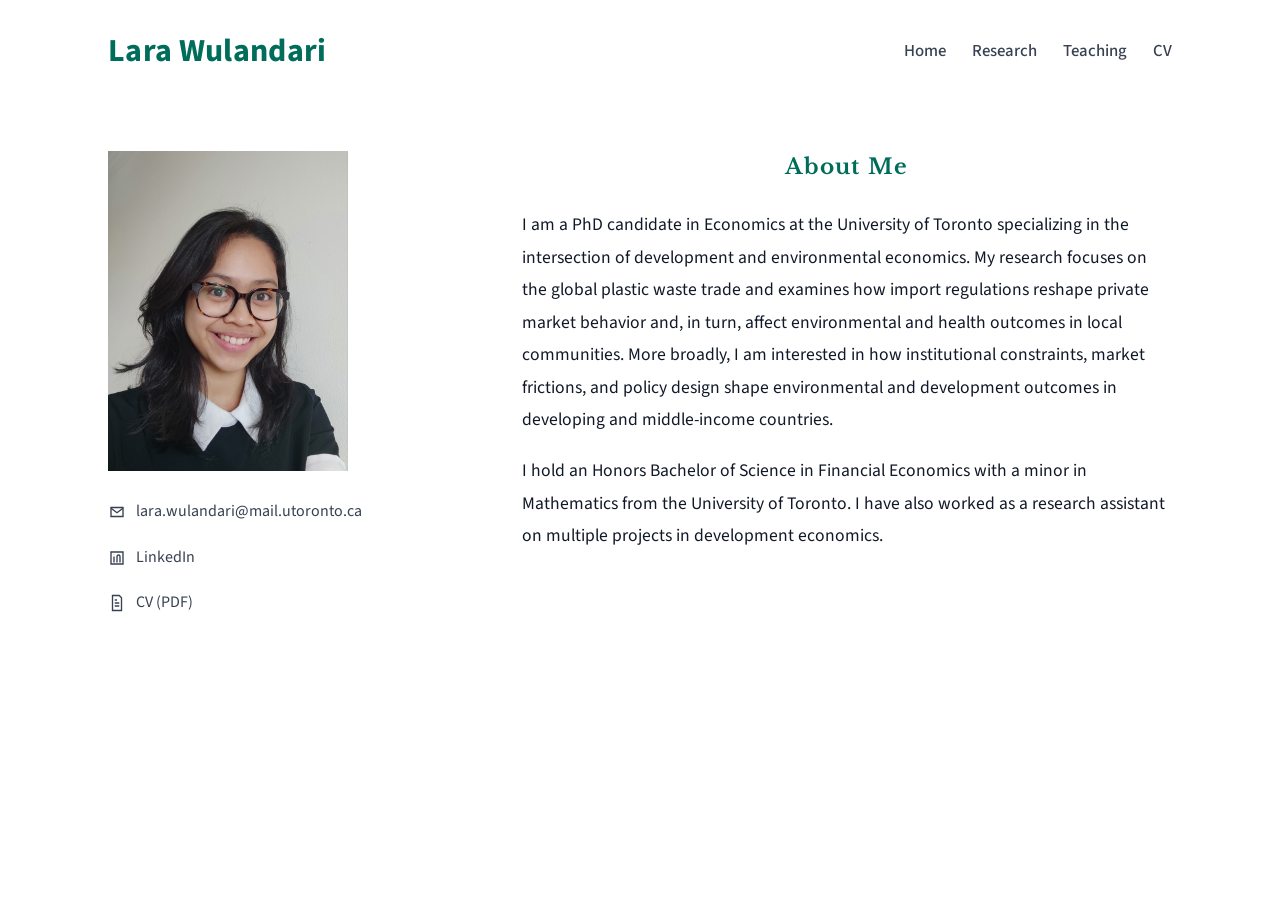
<file: index.html>
<!DOCTYPE html>
<html lang="en">
<head>
  <meta charset="UTF-8" />
  <meta name="viewport" content="width=device-width, initial-scale=1" />
  <title>Lara Wulandari</title>
  <link rel="stylesheet" href="styles.css" />
</head>
<body>

 <div class="topbar">
  <nav class="nav">
    <div class="nav-left">
      <a href="index.html" class="site-name">Lara Wulandari</a>
    </div>

    <div class="nav-right">
      <a href="index.html">Home</a>
      <a href="research.html">Research</a>
      <a href="teaching.html">Teaching</a>
      <a href="cv.html">CV</a>
    </div>
  </nav>
</div>


  <main class="container">
    <div class="hero">

      <!-- Left profile card -->
      <aside class="profile">
        <img src="photo.jpg" alt="" />

        <ul class="meta">

          <li>
            <svg class="icon" viewBox="0 0 24 24" fill="none" aria-hidden="true">
              <path d="M4 6h16v12H4V6Z" stroke="currentColor" stroke-width="1.8"/>
              <path d="m4 7 8 6 8-6" stroke="currentColor" stroke-width="1.8"/>
            </svg>
            <a href="mailto:lara.wulandari@mail.utoronto.ca">lara.wulandari@mail.utoronto.ca</a>
          </li>

          <li>
            <svg class="icon" viewBox="0 0 24 24" fill="none" aria-hidden="true">
              <path d="M4 4h16v16H4V4Z" stroke="currentColor" stroke-width="1.8"/>
              <path d="M8 10v8M8 7.5v.5M12 10v8M12 10c0-1.2.8-2 2-2s2 .8 2 2v8" stroke="currentColor" stroke-width="1.8"/>
            </svg>
            <a href="https://www.linkedin.com/in/lara-wulandari/" target="_blank" rel="noopener">LinkedIn</a>
          </li>
          
          <li>
            <svg class="icon" viewBox="0 0 24 24" fill="none" aria-hidden="true">
              <path d="M6 2h9l3 3v17H6V2Z" stroke="currentColor" stroke-width="1.8"/>
              <path d="M9 12h6M9 16h6M9 8h3" stroke="currentColor" stroke-width="1.8"/>
            </svg>
            <a href="cv.pdf" target="_blank" rel="noopener">CV (PDF)</a>
          </li>
        </ul>

      </aside>

      <!-- Right welcome card -->
<!-- Right welcome section -->
<section class="welcome">
  <h2 class="section-title">About Me</h2>

  <p>

    I am a PhD candidate in Economics at the University of Toronto specializing in the intersection of development and environmental economics. 
    My research focuses on the global plastic waste trade and examines how import regulations reshape private market behavior and, 
    in turn, affect environmental and health outcomes in local communities. More broadly, I am interested in how institutional constraints, 
    market frictions, and policy design shape environmental and development outcomes in developing and middle-income countries.
  </p>

  <p>
   I hold an Honors Bachelor of Science in Financial Economics with a minor 
  in Mathematics from the University of Toronto. I have also worked as a research assistant on multiple projects in
  development economics.
  </p>
</section>


    </div>
  </main>

</body>
</html>
</file>
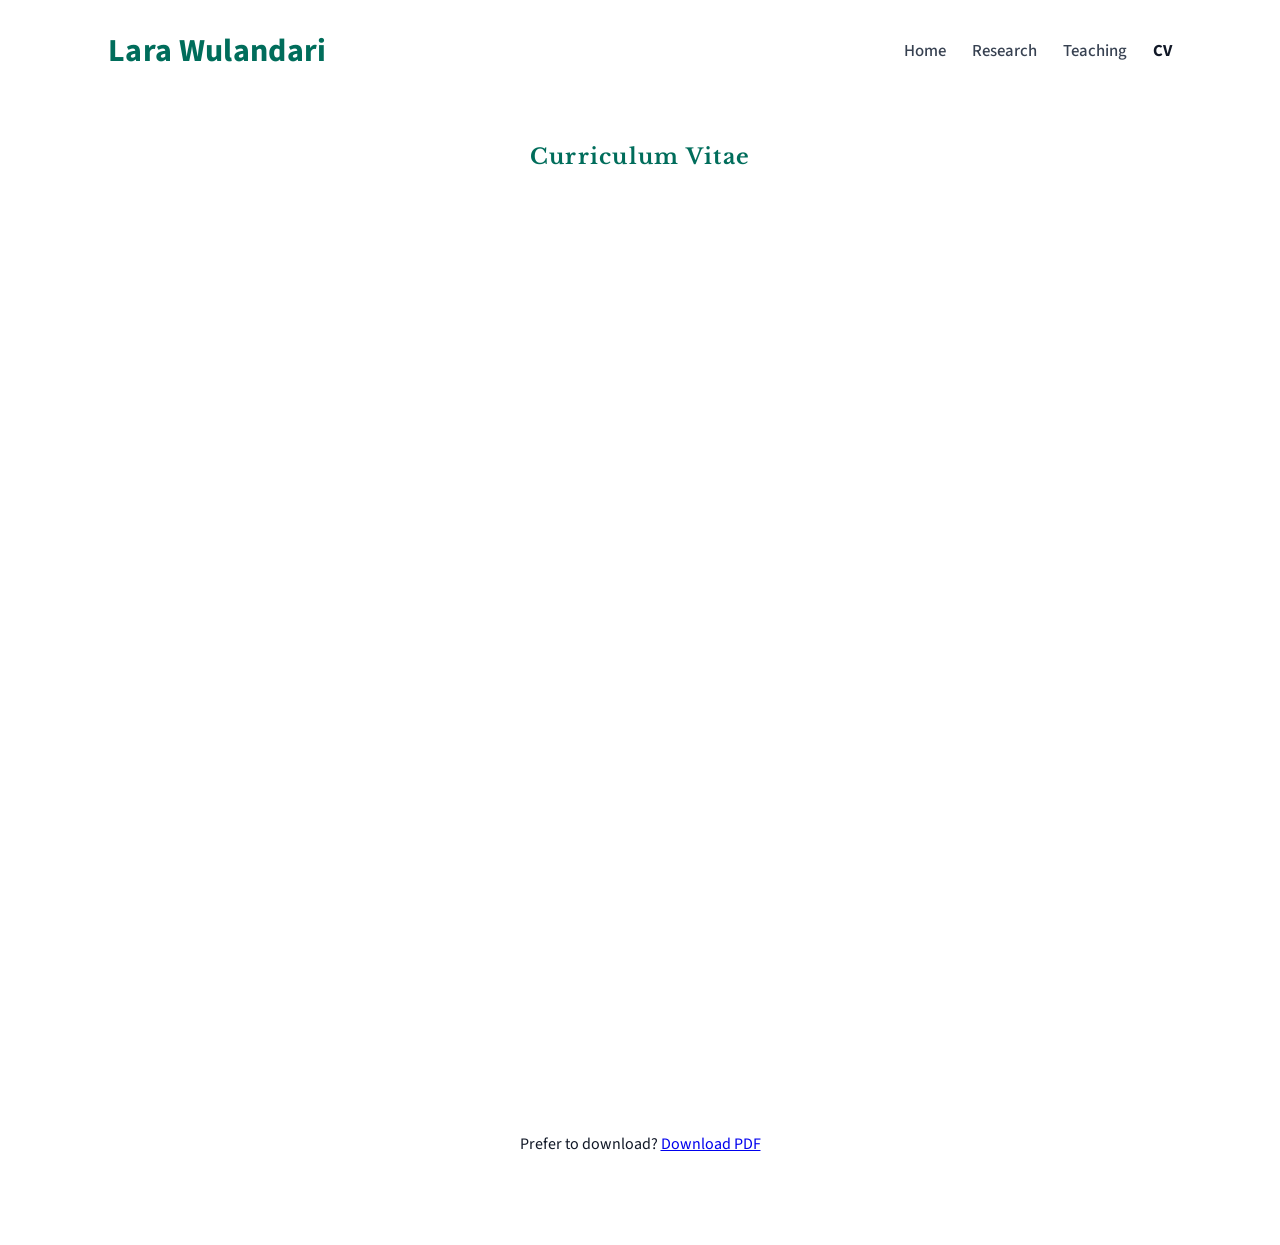
<file: cv.html>
<!DOCTYPE html>
<html lang="en">
<head>
  <meta charset="UTF-8" />
  <meta name="viewport" content="width=device-width, initial-scale=1" />
  <title>CV | Lara Wulandari</title>
  <link rel="stylesheet" href="styles.css" />
</head>
<body>
  <div class="topbar">
  <nav class="nav">
    <div class="nav-left">
      <a href="index.html" class="site-name">Lara Wulandari</a>
    </div>

    <div class="nav-right">
      <a href="index.html">Home</a>
      <a href="research.html">Research</a>
      <a href="teaching.html">Teaching</a>
      <a class="active" href="cv.html">CV</a>
    </div>
  </nav>
</div>


<main class="container">
  <h1 class="section-title">Curriculum Vitae</h1>

  <div class="cv-wrapper">
    <iframe 
      src="cv.pdf" 
      width="100%" 
      height="900px"
      style="border: none;">
    </iframe>
  </div>

  <p style="margin-top: 20px; text-align:center;">
    Prefer to download? 
    <a href="cv.pdf" target="_blank" rel="noopener">Download PDF</a>
  </p>

</main>

</body>
</html>
</file>
<file: styles.css>
/* Google Font: elegant + readable */
@import url('https://fonts.googleapis.com/css2?family=Libre+Baskerville:wght@400;700&family=Source+Sans+3:wght@400;600;700&display=swap');

:root{
  --max: 1100px;
  --ink: #111827;
  --muted: #374151;
  --soft: #6b7280;
  --line: #e5e7eb;

  /* Dark green accent */
  --accent: #006D5B; /* tweak if you want darker/lighter */
}

*{ box-sizing: border-box; }

body{
  margin: 0;
  color: var(--ink);
  background: #fff;
  line-height: 1.85;

  /* Elegant but modern */
  font-family: "Source Sans 3", system-ui, -apple-system, Segoe UI, Roboto, Arial, sans-serif;
}

/* Top bar */
.topbar{
  position: sticky;
  top: 0;
  z-index: 10;
  background: #fff;
}

.nav{
  max-width: var(--max);
  margin: 0 auto;
  padding: 22px 18px;
  display: flex;
  align-items: center;
  justify-content: space-between;
}

.site-name{
  font-weight: 700;
  font-size: 2rem;
  letter-spacing: 0.01em;
  text-decoration: none;
  color: var(--accent);
}

.nav-right{
  display: flex;
  gap: 26px;
  align-items: center;
}

.nav-right a{
  text-decoration: none;
  color: var(--muted);
  font-size: 1.05rem;
  font-weight: 500;
}

.nav-right a:hover{
  color: var(--ink);
}

.nav-right a.active{
  color: var(--ink);
  font-weight: 700;
}

/* Page layout */
.container{
  max-width: var(--max);
  margin: 0 auto;
  padding: 34px 18px 70px;
}

/* Two-column hero like the reference */
.hero{
  display: grid;
  grid-template-columns: 360px 1fr;
  gap: 54px;
  align-items: start;
}

@media (max-width: 900px){
  .hero{ grid-template-columns: 1fr; gap: 26px; }
}

/* Left column (no card, no border) */
.profile img{
  width: 100%;
  max-width: 240px; /* try 220–280px */
  height: auto;
  display: block;
  border-radius: 0;
}

/* Optional: if you want some spacing under photo */
.profile{
  padding-top: 14px;
}

.profile h1{
  margin: 18px 0 6px;
  font-size: 1.35rem;
  font-weight: 700;
  letter-spacing: -0.01em;
}

.profile .role{
  margin: 0 0 10px;
  color: var(--muted);
  font-size: 1.05rem;
}

.meta{
  list-style: none;
  padding: 0;
  margin: 18px 0 0;
}

.meta li{
  display: flex;
  gap: 10px;
  align-items: center;
  padding: 8px 0;
  color: var(--muted);
}

.icon{
  width: 18px;
  height: 18px;
  flex: 0 0 18px;
  color: var(--muted);
}

.meta a{
  color: var(--muted);
  text-decoration: none;
}
.meta a:hover{
  color: var(--accent);
  text-decoration: underline;
}

/* Right column */
.welcome{
  padding-top: 10px;
  max-width: 700px;
}

/* Centered section title, elegant serif like the reference */
.section-title{
  text-align: center;
  margin: 0 0 22px;
  font-family: "Libre Baskerville", serif;
  font-weight: 700;
  letter-spacing: 0.06em;
  /* text-transform: uppercase; */
  color: var(--accent);
  font-size: 1.35rem;
}

.welcome p{
  margin: 0 0 18px;
  font-size: 1.1rem;
  color: #111827;
}

/* Contact block under about */
.contact-block{
  margin-top: 34px;
  text-align: center;
}

.small-title{
  margin-bottom: 8px;
  font-size: 1.05rem;
}

.plain-link{
  color: var(--ink);
  text-decoration: none;
}

/* Mobile navigation fix */
@media (max-width: 700px) {

  .nav{
    flex-direction: column;
    align-items: flex-start;
    gap: 14px;
  }

  .nav-right{
    width: 100%;
    justify-content: space-between;
    gap: 12px;
  }

  .nav-right a{
    font-size: 1rem;
  }

  .site-name{
    font-size: 1.8rem;
  }
  .profile {
    text-align: center;
  }

  .profile img {
    display: block;
    margin: 0 auto 18px auto;
  }

  .meta {
    align-items: center;
  
}

.cv-wrapper{
  margin-top: 20px;
}


.plain-link:hover{
  color: var(--accent);
  text-decoration: underline;
}
</file>
